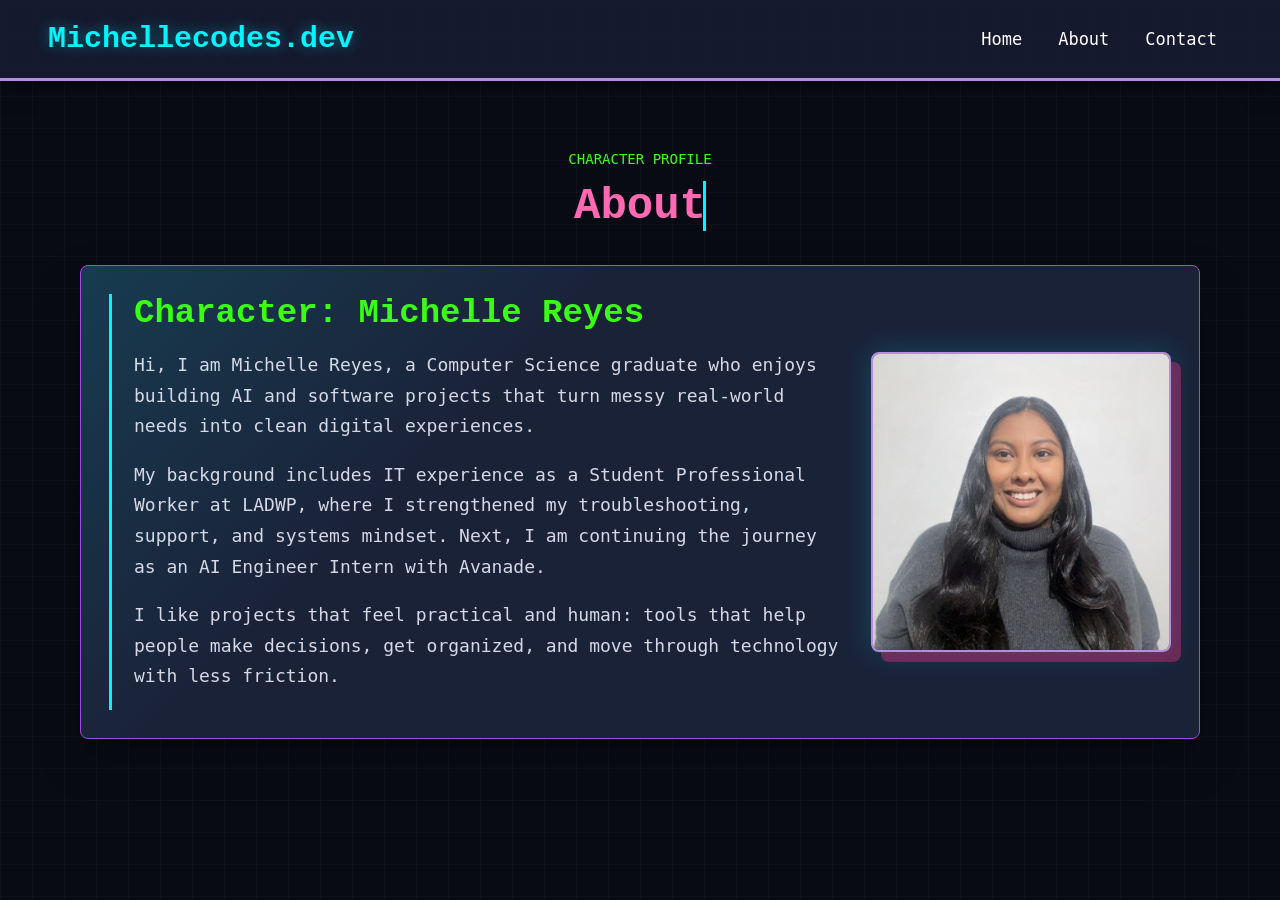
<file: about.html>
<!DOCTYPE html>
<html lang="en">
<head>
    <meta charset="UTF-8">
    <meta name="viewport" content="width=device-width, initial-scale=1.0">
    <title>About</title>
    <link rel="stylesheet" href="/about-style.css?v=7">
</head>
<body>
    <div class="body-container">
        <nav class="navbar">
            <div class="Title">Michellecodes.dev</div>
            <div class="nav-wrapper">
                <button class="hamburger" id="hamburgerBtn" onclick="toggleMenu()" aria-label="Toggle navigation" aria-expanded="false">
                    <span></span>
                    <span></span>
                    <span></span>
                </button>
                <ul class="nav-links" id="myNav">
                    <li><a href="/">Home</a></li>
                    <li><a href="/about">About</a></li>
                    <li><a href="/contact">Contact</a></li>
                </ul>
            </div>
        </nav>

        <main class="about-page">
            <p class="eyebrow">Character profile</p>
            <h1>About</h1>

            <div class="about-container">
                <div class="about-copy">
                    <h2>Character: Michelle Reyes</h2>
                    <p>
                        Hi, I am Michelle Reyes, a Computer Science graduate who enjoys building AI and software
                        projects that turn messy real-world needs into clean digital experiences.
                    </p>
                    <p>
                        My background includes IT experience as a Student Professional Worker at LADWP, where I
                        strengthened my troubleshooting, support, and systems mindset. Next, I am continuing the
                        journey as an AI Engineer Intern with Avanade.
                    </p>
                    <p>
                        I like projects that feel practical and human: tools that help people make decisions, get
                        organized, and move through technology with less friction.
                    </p>
                </div>
                <img src="/Michelle_personalphoto.png" alt="Michelle Reyes" width="300" height="300">
            </div>
        </main>
    </div>

    <script>
        function toggleMenu(){
            const nav = document.getElementById("myNav");
            const btn = document.getElementById("hamburgerBtn");
            const isOpen = nav.classList.toggle("open");
            btn.classList.toggle("active", isOpen);
            btn.setAttribute("aria-expanded", isOpen);
        }
    </script>
</body>
</html>
</file>
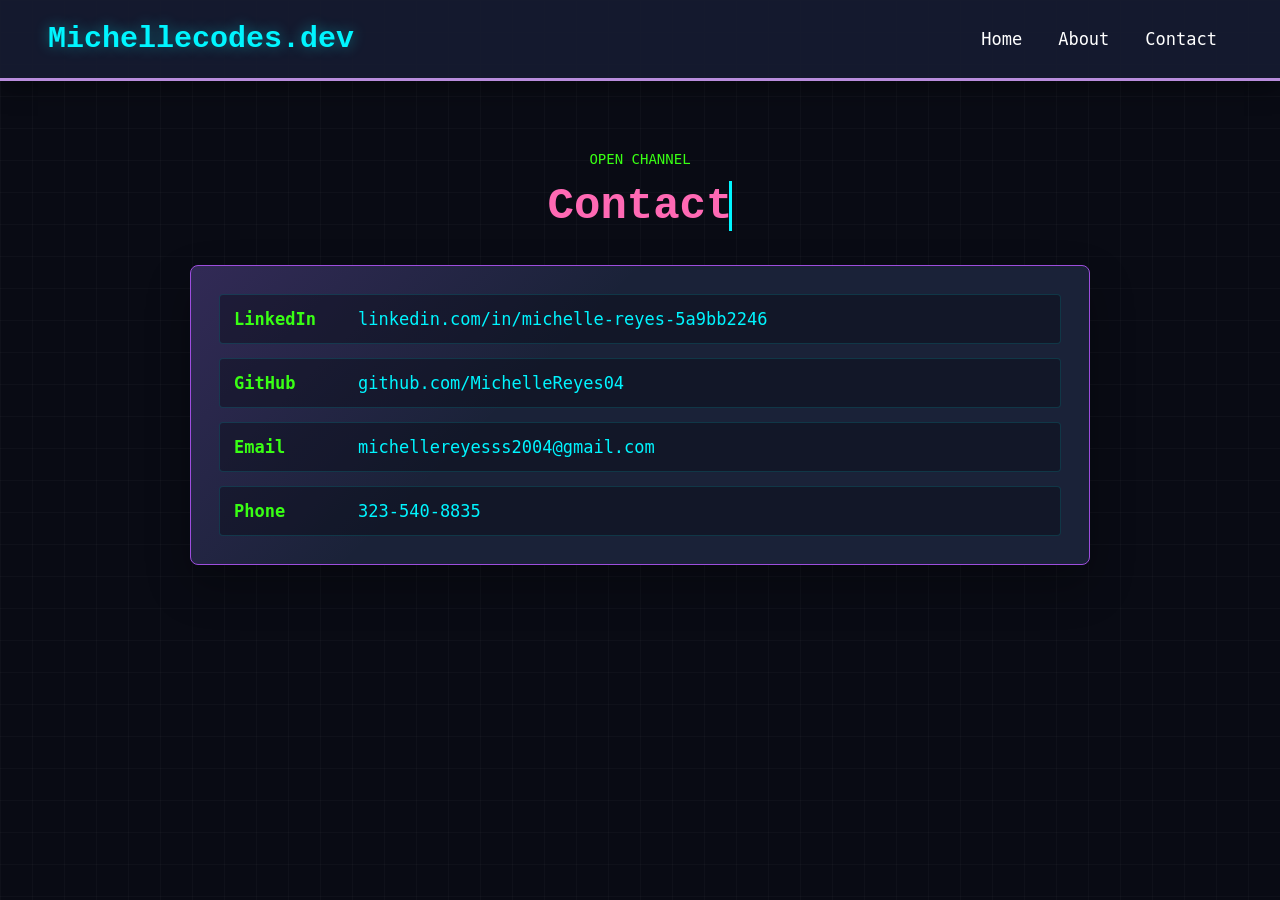
<file: contact.html>
<!DOCTYPE html>
<html lang="en">
<head>
    <meta charset="UTF-8">
    <meta name="viewport" content="width=device-width, initial-scale=1.0">
    <title>Contact</title>
    <link rel="stylesheet" href="/contact-style.css?v=7">
</head>
<body>
    <div class="body-container">
        <nav class="navbar">
            <div class="Title">Michellecodes.dev</div>
            <div class="nav-wrapper">
                <button class="hamburger" id="hamburgerBtn" onclick="toggleMenu()" aria-label="Toggle navigation" aria-expanded="false">
                    <span></span>
                    <span></span>
                    <span></span>
                </button>
                <ul class="nav-links" id="myNav">
                    <li><a href="/">Home</a></li>
                    <li><a href="/about">About</a></li>
                    <li><a href="/contact">Contact</a></li>
                </ul>
            </div>
        </nav>

        <main class="contact-page">
            <p class="eyebrow">Open channel</p>
            <h1>Contact</h1>

            <div class="contact-container">
                <p><span>LinkedIn</span><a href="https://www.linkedin.com/in/michelle-reyes-5a9bb2246">linkedin.com/in/michelle-reyes-5a9bb2246</a></p>
                <p><span>GitHub</span><a href="https://github.com/MichelleReyes04">github.com/MichelleReyes04</a></p>
                <p><span>Email</span><a href="mailto:michellereyesss2004@gmail.com">michellereyesss2004@gmail.com</a></p>
                <p><span>Phone</span><a href="tel:3235408835">323-540-8835</a></p>
            </div>
        </main>
    </div>

    <script>
        function toggleMenu(){
            const nav = document.getElementById("myNav");
            const btn = document.getElementById("hamburgerBtn");
            const isOpen = nav.classList.toggle("open");
            btn.classList.toggle("active", isOpen);
            btn.setAttribute("aria-expanded", isOpen);
        }
    </script>
</body>
</html>
</file>
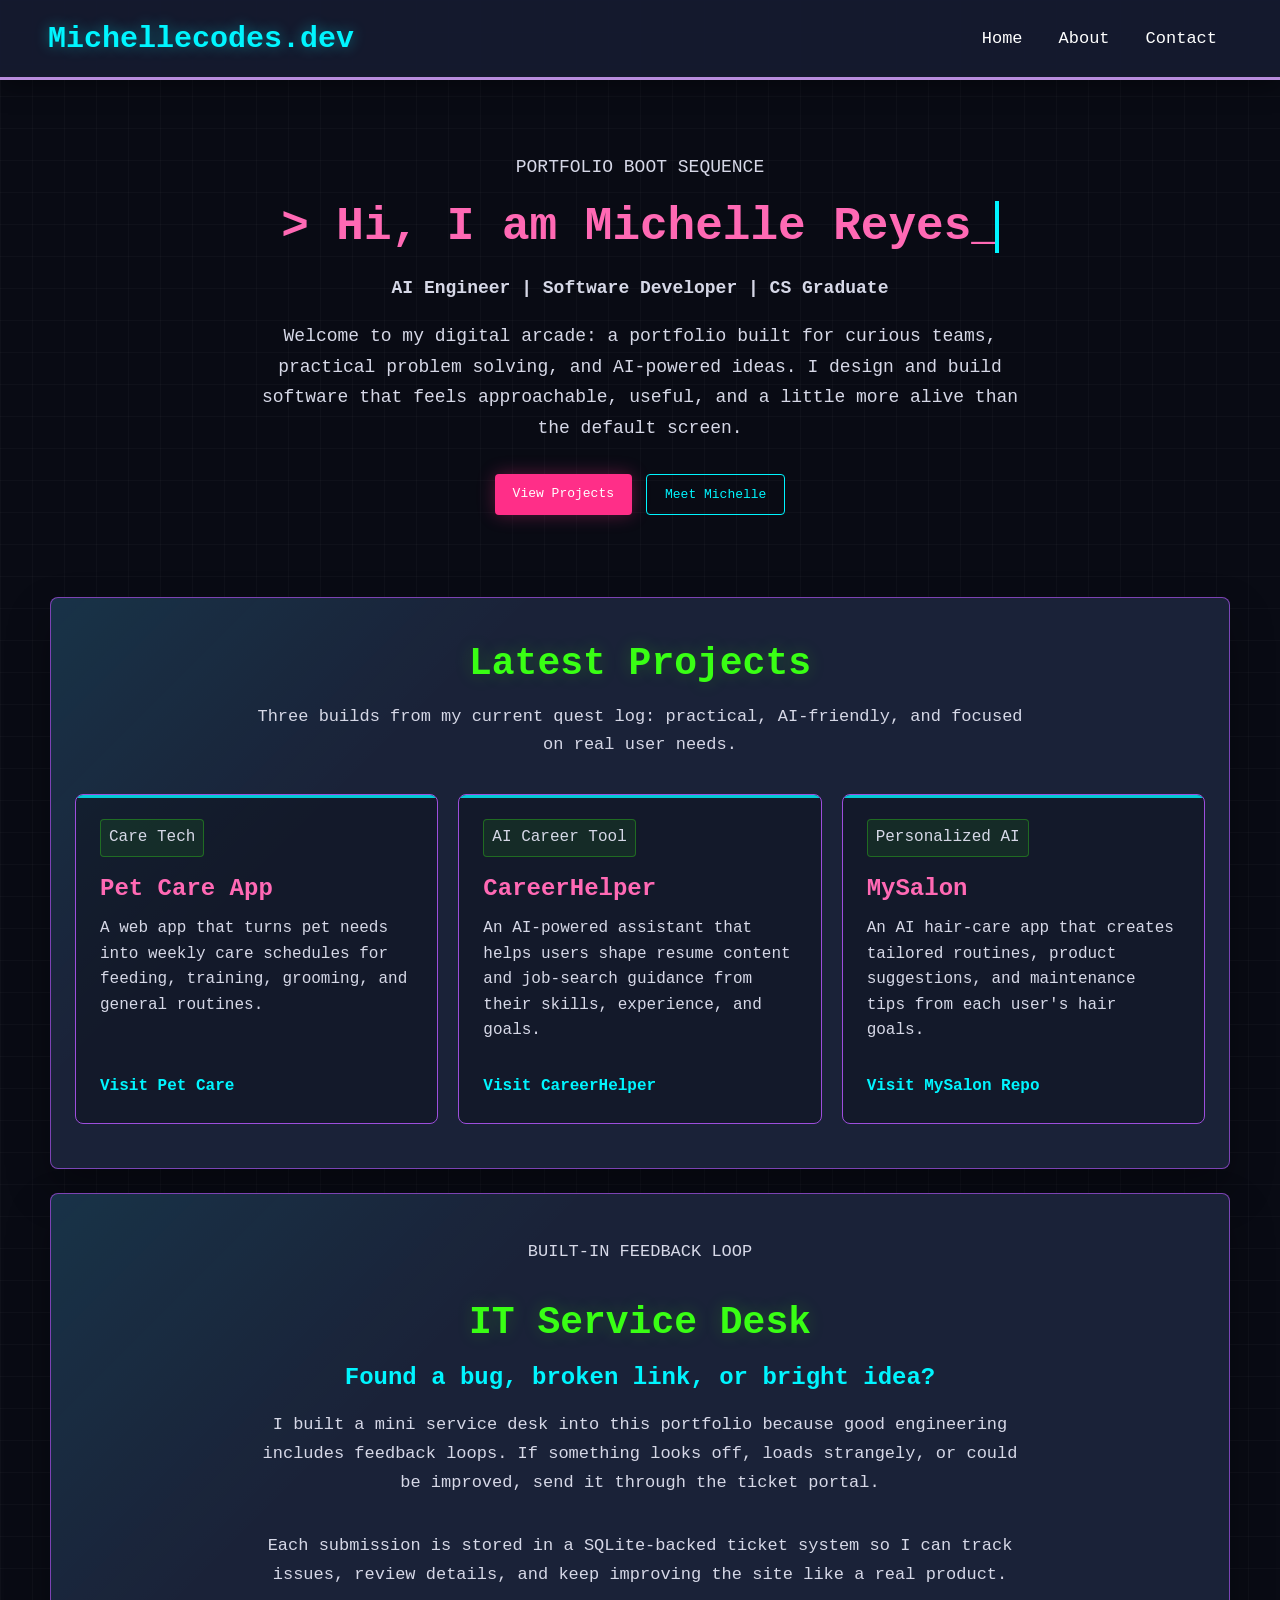
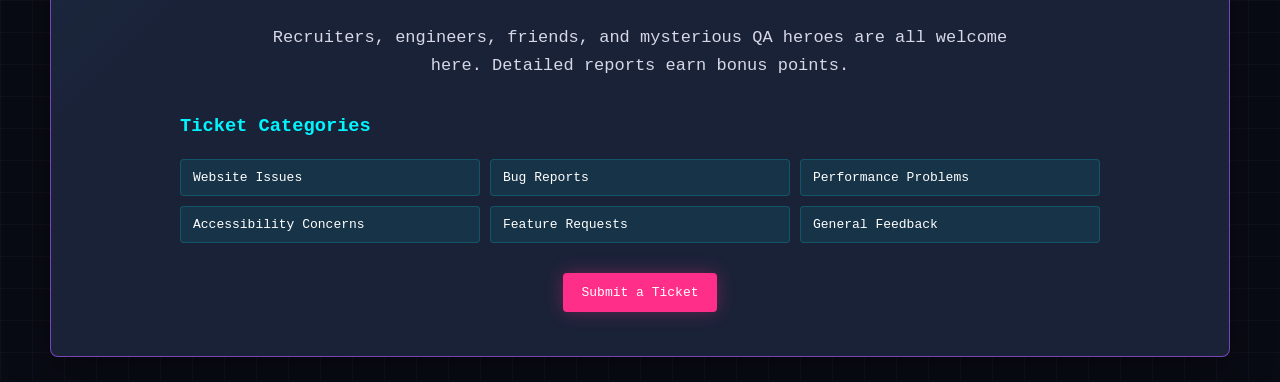
<file: home.html>
<!DOCTYPE html>
<html lang="en">
<head>
    <meta charset="UTF-8">
    <meta name="viewport" content="width=device-width, initial-scale=1.0">
    <link rel="stylesheet" href="/home-style.css?v=7">
    <link rel="stylesheet" href="https://cdnjs.cloudflare.com/ajax/libs/font-awesome/4.7.0/css/font-awesome.min.css">
    <title>Home</title>
</head>
<body>
    <div class="body-container">
        <nav class="navbar">
            <div class="Title">Michellecodes.dev</div>
            <div class="nav-wrapper">
                <button class="hamburger" id="hamburgerBtn" onclick="toggleMenu()" aria-label="Toggle navigation" aria-expanded="false">
                    <span></span>
                    <span></span>
                    <span></span>
                </button>
                <ul class="nav-links" id="myNav">
                    <li><a href="/">Home</a></li>
                    <li><a href="/about">About</a></li>
                    <li><a href="/contact">Contact</a></li>
                </ul>
            </div>
        </nav>

        <main class="main-intro">
            <p class="eyebrow">Portfolio boot sequence</p>
            <h1>&gt; Hi, I am Michelle Reyes_</h1>
            <p class="typing-text">AI Engineer | Software Developer | CS Graduate</p>
            <p>
                Welcome to my digital arcade: a portfolio built for curious teams, practical problem solving,
                and AI-powered ideas. I design and build software that feels approachable, useful, and a little
                more alive than the default screen.
            </p>
            <div class="hero-actions">
                <a href="#projects" class="primary-action">View Projects</a>
                <a href="/about" class="secondary-action">Meet Michelle</a>
            </div>
        </main>

        <section class="projects-section" id="projects">
            <div class="projTitle"><h2>Latest Projects</h2></div>
            <p>Three builds from my current quest log: practical, AI-friendly, and focused on real user needs.</p>
            <div class="projects-row">

                <div class="projects-column">
                    <div class="project-card">
                        <p class="card-tag">Care Tech</p>
                        <h2>Pet Care App</h2>
                        <p>A web app that turns pet needs into weekly care schedules for feeding, training, grooming, and general routines.</p>
                        <p><a href="https://petcareapp-a070.onrender.com/">Visit Pet Care</a></p>
                    </div>
                </div>

                <div class="projects-column">
                    <div class="project-card">
                        <p class="card-tag">AI Career Tool</p>
                        <h2>CareerHelper</h2>
                        <p>An AI-powered assistant that helps users shape resume content and job-search guidance from their skills, experience, and goals.</p>
                        <p><a href="https://careerhelper-sooty.vercel.app/">Visit CareerHelper</a></p>
                    </div>
                </div>

                <div class="projects-column">
                    <div class="project-card">
                        <p class="card-tag">Personalized AI</p>
                        <h2>MySalon</h2>
                        <p>An AI hair-care app that creates tailored routines, product suggestions, and maintenance tips from each user's hair goals.</p>
                        <p><a href="https://github.com/MichelleReyes04/MySalon">Visit MySalon Repo</a></p>
                    </div>
                </div>
            </div>
        </section>

        <section class="IT-services-container">
            <div class="IT-services-content">
                <p class="eyebrow">Built-in feedback loop</p>
                <h1>IT Service Desk</h1>
                <h2>Found a bug, broken link, or bright idea?</h2>

                <p>
                    I built a mini service desk into this portfolio because good engineering includes feedback loops.
                    If something looks off, loads strangely, or could be improved, send it through the ticket portal.
                </p>

                <p>
                    Each submission is stored in a SQLite-backed ticket system so I can track issues, review details,
                    and keep improving the site like a real product.
                </p>

                <p>
                    Recruiters, engineers, friends, and mysterious QA heroes are all welcome here. Detailed reports
                    earn bonus points.
                </p>

                <h3>Ticket Categories</h3>

                <ul>
                    <li>Website Issues</li>
                    <li>Bug Reports</li>
                    <li>Performance Problems</li>
                    <li>Accessibility Concerns</li>
                    <li>Feature Requests</li>
                    <li>General Feedback</li>
                </ul>

                <div class="wrapper">
                    <a href="/submit-ticket" class="submit-ticket-button">
                        Submit a Ticket
                    </a>
                </div>
            </div>
        </section>
    </div>
    <script>
        function toggleMenu(){
            const nav = document.getElementById("myNav");
            const btn = document.getElementById("hamburgerBtn");
            const isOpen = nav.classList.toggle("open");
            btn.classList.toggle("active", isOpen);
            btn.setAttribute("aria-expanded", isOpen);
        }
    </script>
</body>
</html>
</file>
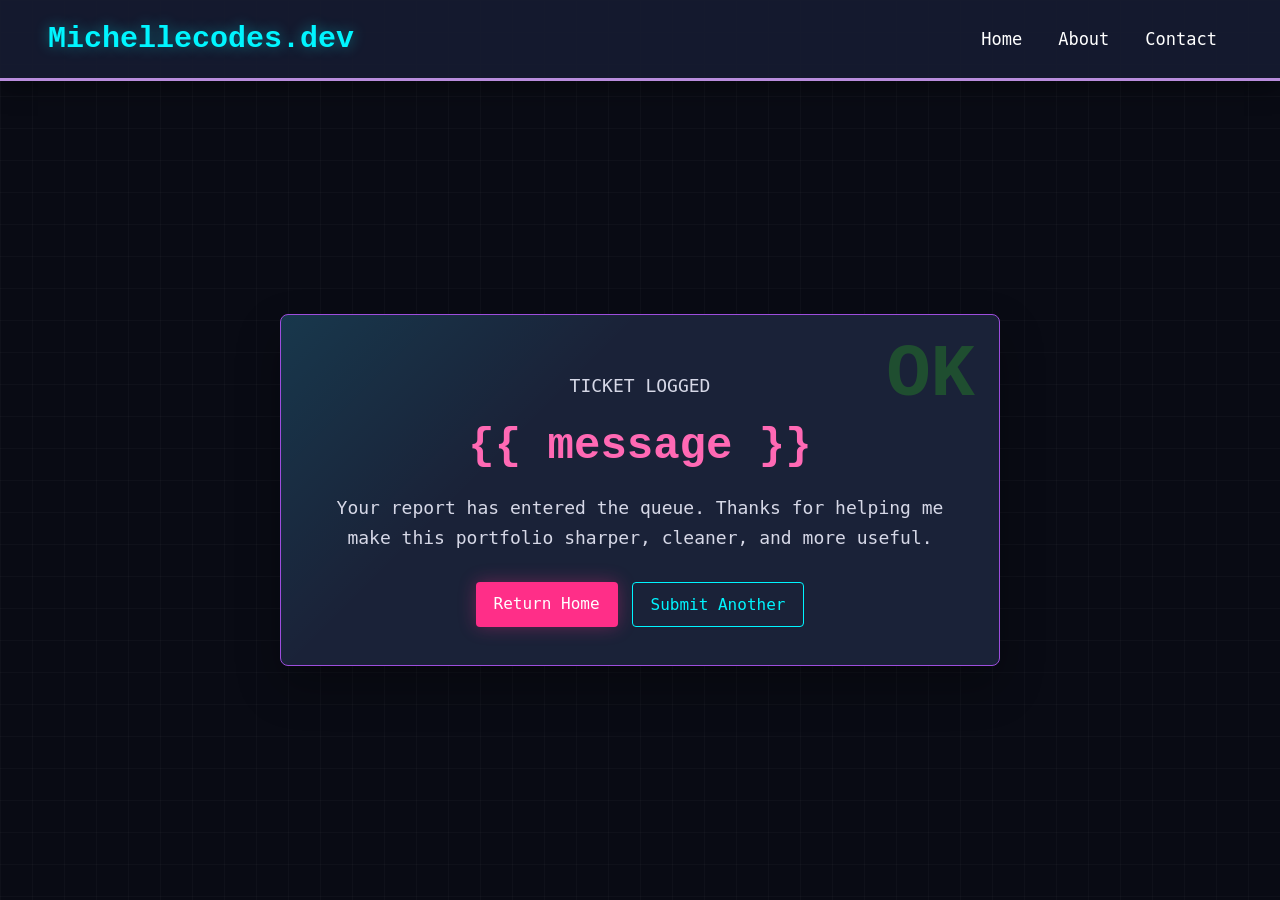
<file: submit-correct.html>
<!DOCTYPE html>
<html lang="en">
<head>
    <meta charset="UTF-8">
    <meta name="viewport" content="width=device-width, initial-scale=1.0">
    <title>Ticket Submitted</title>
    <link rel="stylesheet" href="/submit-ticket-style.css?v=7">
</head>
<body>
    <div class="body-container">
        <nav class="navbar">
            <div class="Title">Michellecodes.dev</div>
            <div class="nav-wrapper">
                <ul class="nav-links">
                    <li><a href="/">Home</a></li>
                    <li><a href="/about">About</a></li>
                    <li><a href="/contact">Contact</a></li>
                </ul>
            </div>
        </nav>

        <main class="success-page">
            <section class="success-card">
                <p class="eyebrow">Ticket logged</p>
                <h1>{{ message }}</h1>
                <p>
                    Your report has entered the queue. Thanks for helping me make this portfolio sharper,
                    cleaner, and more useful.
                </p>
                <div class="success-actions">
                    <a href="/" class="primary-action">Return Home</a>
                    <a href="/submit-ticket" class="secondary-action">Submit Another</a>
                </div>
            </section>
        </main>
    </div>
</body>
</html>
</file>
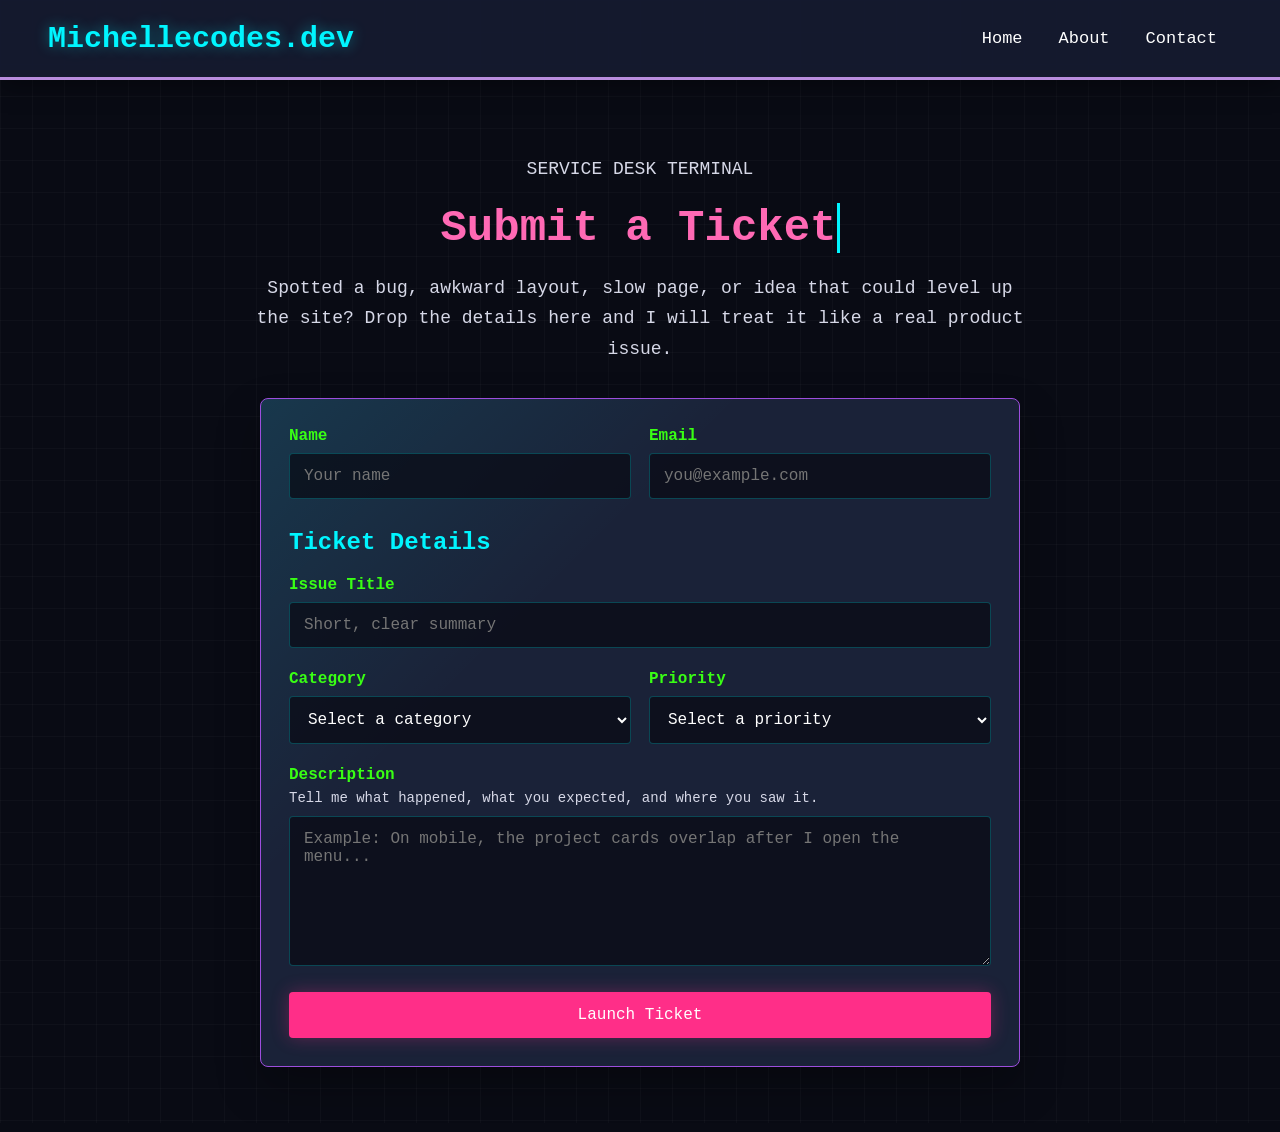
<file: submit-ticket.html>
<!DOCTYPE html>
<html lang="en">
<head>
    <meta charset="UTF-8">
    <meta name="viewport" content="width=device-width, initial-scale=1.0">
    <title>Submit Ticket</title>
    <link rel="stylesheet" href="/submit-ticket-style.css?v=7">
</head>
<body>
    <div class="body-container">
        <nav class="navbar">
            <div class="Title">Michellecodes.dev</div>
            <div class="nav-wrapper">
                <button class="hamburger" id="hamburgerBtn" onclick="toggleMenu()" aria-label="Toggle navigation" aria-expanded="false">
                    <span></span>
                    <span></span>
                    <span></span>
                </button>
                <ul class="nav-links" id="myNav">
                    <li><a href="/">Home</a></li>
                    <li><a href="/about">About</a></li>
                    <li><a href="/contact">Contact</a></li>
                </ul>
            </div>
        </nav>

        <main class="ticket-page">
            <section class="ticket-intro">
                <p class="eyebrow">Service desk terminal</p>
                <h1>Submit a Ticket</h1>
                <p>
                    Spotted a bug, awkward layout, slow page, or idea that could level up the site?
                    Drop the details here and I will treat it like a real product issue.
                </p>
            </section>

            <section class="ticket-shell">
                <form class="ticket-form" action="/submit-ticket" method="post">
                    <div class="form-grid">
                        <div class="field">
                            <label for="name">Name</label>
                            <input type="text" id="name" name="name" placeholder="Your name" required>
                        </div>

                        <div class="field">
                            <label for="email">Email</label>
                            <input type="email" id="email" name="email" placeholder="you@example.com" required>
                        </div>
                    </div>

                    <h2>Ticket Details</h2>

                    <div class="field">
                        <label for="issue">Issue Title</label>
                        <input type="text" id="issue" name="issue" placeholder="Short, clear summary" required>
                    </div>

                    <div class="form-grid">
                        <div class="field">
                            <label for="category">Category</label>
                            <select id="category" name="category" required>
                                <option value="">Select a category</option>
                                <option value="website-issues">Website Issue</option>
                                <option value="bug-reports">Bug Report</option>
                                <option value="perf-problems">Performance Problem</option>
                                <option value="access-concerns">Accessibility Concern</option>
                                <option value="feature-requests">Feature Request</option>
                                <option value="general-feedback">General Feedback</option>
                            </select>
                        </div>

                        <div class="field">
                            <label for="priority">Priority</label>
                            <select id="priority" name="priority" required>
                                <option value="">Select a priority</option>
                                <option value="low">Low</option>
                                <option value="medium">Medium</option>
                                <option value="high">High</option>
                            </select>
                        </div>
                    </div>

                    <div class="field">
                        <label for="description">Description</label>
                        <p class="field-help">Tell me what happened, what you expected, and where you saw it.</p>
                        <textarea id="description" name="description" rows="6" placeholder="Example: On mobile, the project cards overlap after I open the menu..." required></textarea>
                    </div>

                    <button type="submit">Launch Ticket</button>
                </form>
            </section>
        </main>
    </div>

    <script>
        function toggleMenu(){
            const nav = document.getElementById("myNav");
            const btn = document.getElementById("hamburgerBtn");
            const isOpen = nav.classList.toggle("open");
            btn.classList.toggle("active", isOpen);
            btn.setAttribute("aria-expanded", isOpen);
        }
    </script>
</body>
</html>
</file>
<file: about-style.css>
@import url("/home-style.css?v=7");

.about-page {
    width: min(1120px, calc(100% - 40px));
    margin: 0 auto;
    padding: 56px 0;
}

.about-page > .eyebrow {
    text-align: center;
}

.about-page h1 {
    width: 5ch;
    margin: 0 auto 34px;
    overflow: hidden;
    border-right: 3px solid var(--cyan);
    color: var(--hotpink);
    font-family: 'Courier New', Courier, monospace;
    font-size: clamp(32px, 5vw, 44px);
    white-space: nowrap;
    animation: aboutTyping 1s steps(5, end), blinkCursor 0.8s step-end infinite;
}

@keyframes aboutTyping {
    from {
        width: 0;
    }
}

.about-container {
    display: grid;
    grid-template-columns: minmax(0, 1.25fr) 300px;
    gap: 28px;
    align-items: center;
    padding: 28px;
    background:
        linear-gradient(135deg, rgba(0, 245, 255, 0.12), transparent 34%),
        var(--panel-bg-2);
    border: 1px solid var(--purple);
    border-radius: 8px;
    box-shadow: 0 20px 44px rgba(0, 0, 0, 0.28);
}

.about-copy {
    border-left: 3px solid var(--cyan);
    padding-left: 22px;
}

.about-copy h2 {
    margin: 0 0 18px;
    color: var(--green);
    font-family: 'Courier New', Courier, monospace;
    font-size: clamp(24px, 3vw, 34px);
}

.about-copy p {
    color: var(--muted);
    font-family: monospace;
    font-size: 18px;
    line-height: 1.7;
}

.about-container img {
    width: 300px;
    height: 300px;
    object-fit: cover;
    border: 2px solid var(--soft-purple);
    border-radius: 8px;
    box-shadow: 10px 10px 0 rgba(255, 46, 136, 0.35), 0 0 28px rgba(0, 245, 255, 0.2);
}

@media screen and (max-width: 760px) {
    .about-container {
        grid-template-columns: 1fr;
    }

    .about-container img {
        width: 100%;
        max-width: 320px;
        height: auto;
        justify-self: center;
    }
}
</file>
<file: contact-style.css>
@import url("/home-style.css?v=7");

.contact-page {
    width: min(900px, calc(100% - 40px));
    margin: 0 auto;
    padding: 56px 0;
}

.contact-page > .eyebrow {
    text-align: center;
}

.contact-page h1 {
    width: 7ch;
    margin: 0 auto 34px;
    overflow: hidden;
    border-right: 3px solid var(--cyan);
    color: var(--hotpink);
    font-family: 'Courier New', Courier, monospace;
    font-size: clamp(32px, 5vw, 44px);
    white-space: nowrap;
    animation: contactTyping 1.2s steps(7, end), blinkCursor 0.8s step-end infinite;
}

@keyframes contactTyping {
    from {
        width: 0;
    }
}

.contact-container {
    display: grid;
    gap: 14px;
    padding: 28px;
    background:
        linear-gradient(135deg, rgba(157, 78, 221, 0.18), transparent 38%),
        var(--panel-bg-2);
    border: 1px solid var(--purple);
    border-radius: 8px;
    box-shadow: 0 20px 44px rgba(0, 0, 0, 0.28);
}

.contact-container p {
    display: grid;
    grid-template-columns: 110px minmax(0, 1fr);
    gap: 14px;
    align-items: center;
    margin: 0;
    padding: 14px;
    background-color: rgba(9, 11, 20, 0.42);
    border: 1px solid rgba(0, 245, 255, 0.14);
    border-radius: 4px;
    color: var(--muted);
    font-family: monospace;
    font-size: 17px;
}

.contact-container span {
    color: var(--green);
    font-weight: bold;
}

.contact-container a {
    color: var(--cyan);
    overflow-wrap: anywhere;
    text-decoration: none;
}

.contact-container a:hover {
    color: var(--pink);
}

@media screen and (max-width: 600px) {
    .contact-container p {
        grid-template-columns: 1fr;
    }
}
</file>
<file: home-style.css>
* {
    box-sizing: border-box;
}

:root {
    --page-bg: #090B14;
    --panel-bg: #151b2f;
    --panel-bg-2: #1A2238;
    --cyan: #00F5FF;
    --green: #39FF14;
    --pink: #FF2E88;
    --hotpink: hotpink;
    --purple: #9D4EDD;
    --soft-purple: #b98ddd;
    --white: #ffffff;
    --muted: #d6d8e7;
}

html {
    scroll-behavior: smooth;
}

body {
    font-family: Arial, sans-serif;
    margin: 0;
    padding: 0;
    color: var(--white);
    background:
        linear-gradient(rgba(255, 255, 255, 0.025) 1px, transparent 1px),
        linear-gradient(90deg, rgba(255, 255, 255, 0.025) 1px, transparent 1px),
        var(--page-bg);
    background-size: 32px 32px;
}

.navbar {
    display: flex;
    justify-content: space-between;
    align-items: center;
    width: 100%;
    padding: 20px 48px;
    background-color: rgba(21, 27, 47, 0.96);
    border-bottom: 3px solid var(--soft-purple);
    box-shadow: 0 6px 24px rgba(0, 0, 0, 0.4);
    position: sticky;
    top: 0;
    z-index: 100;
}

.navbar .Title {
    font-size: 30px;
    font-weight: bold;
    font-family: 'Courier New', Courier, monospace;
    color: var(--cyan);
    text-shadow: 0 0 14px rgba(0, 245, 255, 0.4);
    white-space: nowrap;
}

.nav-wrapper {
    display: flex;
    align-items: center;
}

.nav-links {
    display: flex;
    align-items: center;
    gap: 6px;
    list-style: none;
    margin: 0;
    padding: 0;
}

.navbar a {
    display: block;
    color: var(--white);
    text-decoration: none;
    padding: 8px 14px;
    font-family: monospace;
    font-size: 17px;
    border: 1px solid transparent;
    border-radius: 4px;
    transition: background 0.2s, color 0.2s, border-color 0.2s, transform 0.2s;
}

.navbar a:hover {
    background-color: rgba(105, 224, 224, 0.15);
    border-color: rgba(0, 245, 255, 0.35);
    color: var(--cyan);
    transform: translateY(-1px);
}

.hamburger {
    display: none;
    flex-direction: column;
    justify-content: center;
    align-items: center;
    gap: 5px;
    width: 40px;
    height: 40px;
    background: transparent;
    border: 1px solid rgba(185, 141, 221, 0.5);
    border-radius: 6px;
    cursor: pointer;
    padding: 6px;
}

.hamburger span {
    display: block;
    width: 22px;
    height: 2px;
    background: var(--white);
    border-radius: 2px;
    transition: transform 0.25s ease, opacity 0.25s ease;
}

.hamburger.active span:nth-child(1) {
    transform: translateY(7px) rotate(45deg);
}

.hamburger.active span:nth-child(2) {
    opacity: 0;
}

.hamburger.active span:nth-child(3) {
    transform: translateY(-7px) rotate(-45deg);
}

.eyebrow {
    color: var(--green);
    font-family: monospace;
    font-size: 14px;
    letter-spacing: 0;
    text-transform: uppercase;
}

.main-intro {
    max-width: 980px;
    margin: 0 auto;
    padding: 72px 20px 58px;
    text-align: center;
}

.main-intro h1 {
    width: 26ch;
    max-width: 100%;
    margin: 0 auto 20px;
    overflow: hidden;
    border-right: 4px solid var(--cyan);
    color: var(--hotpink);
    font-family: 'Courier New', Courier, monospace;
    font-size: clamp(28px, 5vw, 46px);
    white-space: nowrap;
    animation: typing 3s steps(26, end), blinkCursor 0.8s step-end infinite;
}

.typing-text {
    color: var(--cyan);
    font-weight: bold;
}

.main-intro p {
    max-width: 760px;
    margin: 0 auto 18px;
    color: var(--muted);
    font-family: monospace;
    font-size: 18px;
    line-height: 1.7;
}

.hero-actions {
    display: flex;
    justify-content: center;
    gap: 14px;
    flex-wrap: wrap;
    margin-top: 30px;
}

.primary-action,
.secondary-action,
.submit-ticket-button {
    display: inline-block;
    color: var(--white);
    font-family: monospace;
    text-decoration: none;
    border-radius: 4px;
    padding: 12px 18px;
    transition: transform 0.2s, box-shadow 0.2s, background 0.2s;
}

.primary-action,
.submit-ticket-button {
    background-color: var(--pink);
    box-shadow: 0 0 18px rgba(255, 46, 136, 0.32);
}

.secondary-action {
    border: 1px solid var(--cyan);
    color: var(--cyan);
}

.primary-action:hover,
.secondary-action:hover,
.submit-ticket-button:hover {
    transform: translateY(-2px);
}

.secondary-action:hover {
    background-color: rgba(0, 245, 255, 0.12);
}

@keyframes typing {
    from {
        width: 0;
    }
}

@keyframes blinkCursor {
    50% {
        border-color: transparent;
    }
}

.projects-section,
.IT-services-container {
    width: min(1180px, calc(100% - 40px));
    margin: 24px auto;
    padding: 44px 24px;
    background:
        linear-gradient(135deg, rgba(0, 245, 255, 0.08), transparent 28%),
        var(--panel-bg-2);
    border: 1px solid rgba(157, 78, 221, 0.75);
    border-radius: 8px;
    box-shadow: 0 20px 44px rgba(0, 0, 0, 0.28);
}

.projTitle h2,
.IT-services-content h1 {
    width: fit-content;
    margin: 0 auto 18px;
    color: var(--green);
    font-family: 'Courier New', Courier, monospace;
    font-size: clamp(28px, 4vw, 38px);
    text-align: center;
    text-shadow: 0 0 18px rgba(57, 255, 20, 0.22);
}

.projects-section > p,
.IT-services-content > p {
    max-width: 780px;
    margin: 0 auto 34px;
    color: var(--muted);
    font-family: monospace;
    font-size: 17px;
    line-height: 1.7;
    text-align: center;
}

.projects-row {
    display: grid;
    grid-template-columns: repeat(3, minmax(0, 1fr));
    gap: 20px;
}

.projects-column {
    display: flex;
    min-width: 0;
}

.project-card {
    position: relative;
    display: flex;
    flex-direction: column;
    width: 100%;
    min-height: 330px;
    padding: 24px;
    overflow: hidden;
    background-color: rgba(9, 11, 20, 0.38);
    border: 1px solid var(--purple);
    border-radius: 8px;
    text-align: left;
    transition: transform 0.25s ease, box-shadow 0.25s ease, border-color 0.25s ease;
}

.project-card::before {
    content: "";
    position: absolute;
    inset: 0;
    border-top: 3px solid var(--cyan);
    opacity: 0.8;
    pointer-events: none;
}

.project-card:hover {
    transform: translateY(-6px);
    border-color: var(--cyan);
    box-shadow: 0 18px 34px rgba(0, 245, 255, 0.12);
}

.card-tag {
    width: fit-content;
    margin: 0 0 18px;
    padding: 5px 8px;
    color: var(--green);
    background: rgba(57, 255, 20, 0.08);
    border: 1px solid rgba(57, 255, 20, 0.3);
    border-radius: 4px;
    font-family: monospace;
    font-size: 13px;
}

.project-card h2 {
    margin: 0 0 14px;
    color: var(--hotpink);
    font-family: 'Courier New', Courier, monospace;
}

.project-card p {
    color: var(--muted);
    font-family: monospace;
    font-size: 16px;
    line-height: 1.6;
    margin: 0 0 18px;
}

.project-card p:last-child {
    margin-top: auto;
    margin-bottom: 0;
}

.project-card a {
    color: var(--cyan);
    text-decoration: none;
    font-weight: bold;
}

.project-card a:hover {
    color: var(--green);
}

.IT-services-content {
    max-width: 920px;
    margin: 0 auto;
}

.IT-services-content h2,
.IT-services-content h3 {
    color: var(--cyan);
    font-family: 'Courier New', Courier, monospace;
}

.IT-services-content h2 {
    text-align: center;
}

.IT-services-content ul {
    display: grid;
    grid-template-columns: repeat(3, minmax(0, 1fr));
    gap: 10px;
    padding: 0;
    margin: 22px 0 30px;
    list-style: none;
}

.IT-services-content li {
    padding: 10px 12px;
    color: var(--white);
    font-family: monospace;
    background-color: rgba(0, 245, 255, 0.08);
    border: 1px solid rgba(0, 245, 255, 0.18);
    border-radius: 4px;
}

.wrapper {
    text-align: center;
}

@media screen and (max-width: 850px) {
    .projects-row,
    .IT-services-content ul {
        grid-template-columns: 1fr;
    }
}

@media screen and (max-width: 600px) {
    .navbar {
        flex-wrap: wrap;
        padding: 16px 20px;
        align-items: flex-start;
    }

    .navbar .Title {
        font-size: 18px;
        padding-top: 8px;
    }

    .nav-wrapper {
        flex-direction: column;
        align-items: flex-end;
    }

    .hamburger {
        display: flex;
    }

    .nav-links {
        display: none;
        flex-direction: column;
        align-items: stretch;
        gap: 0;
        width: min(300px, calc(100vw - 40px));
        margin-top: 8px;
        overflow: hidden;
        background-color: #1e2742;
        border: 1px solid var(--soft-purple);
        border-radius: 8px;
        box-shadow: 0 8px 24px rgba(0, 0, 0, 0.5);
    }

    .nav-links.open {
        display: flex;
    }

    .navbar a {
        border-radius: 0;
        font-size: 16px;
        padding: 12px 16px;
        text-align: left;
    }

    .main-intro {
        padding-top: 46px;
    }

    .main-intro h1 {
        font-size: 23px;
    }

    .projects-section,
    .IT-services-container {
        width: calc(100% - 24px);
        padding: 32px 16px;
    }
}
</file>
<file: submit-ticket-style.css>
@import url("/home-style.css?v=7");

.ticket-page,
.success-page {
    width: min(1080px, calc(100% - 40px));
    margin: 0 auto;
    padding: 56px 0;
}

.ticket-intro {
    max-width: 780px;
    margin: 0 auto 34px;
    text-align: center;
}

.ticket-intro h1 {
    width: fit-content;
    margin: 0 auto 20px;
    overflow: hidden;
    border-right: 3px solid var(--cyan);
    color: var(--hotpink);
    font-family: 'Courier New', Courier, monospace;
    font-size: clamp(30px, 5vw, 44px);
    white-space: nowrap;
    animation: ticketTyping 1.8s steps(16, end), blinkCursor 0.8s step-end infinite;
}

.success-card h1 {
    margin: 0 auto 20px;
    color: var(--hotpink);
    font-family: 'Courier New', Courier, monospace;
    font-size: clamp(30px, 5vw, 44px);
    line-height: 1.2;
}

@keyframes ticketTyping {
    from {
        width: 0;
    }
}

.ticket-intro p,
.success-card p {
    color: var(--muted);
    font-family: monospace;
    font-size: 18px;
    line-height: 1.7;
}

.ticket-shell {
    display: flex;
    justify-content: center;
    align-items: flex-start;
}

.ticket-console,
.ticket-form,
.success-card {
    background:
        linear-gradient(135deg, rgba(0, 245, 255, 0.1), transparent 34%),
        var(--panel-bg-2);
    border: 1px solid var(--purple);
    border-radius: 8px;
    box-shadow: 0 20px 44px rgba(0, 0, 0, 0.28);
}

.ticket-console {
    display: none;
}

.ticket-console p {
    display: grid;
    gap: 6px;
    margin: 0 0 16px;
    padding-bottom: 16px;
    color: var(--muted);
    border-bottom: 1px solid rgba(0, 245, 255, 0.14);
    font-family: monospace;
}

.ticket-console p:last-child {
    margin-bottom: 0;
    padding-bottom: 0;
    border-bottom: none;
}

.ticket-console span,
.field label {
    color: var(--green);
    font-family: monospace;
    font-weight: bold;
}

.ticket-form {
    width: min(760px, 100%);
    padding: 28px;
}

.form-grid {
    display: grid;
    grid-template-columns: repeat(2, minmax(0, 1fr));
    gap: 18px;
}

.field {
    margin-bottom: 22px;
}

.field label {
    display: block;
    margin-bottom: 8px;
    font-size: 16px;
}

.field-help {
    margin: -2px 0 10px;
    color: var(--muted);
    font-family: monospace;
    font-size: 14px;
}

input,
select,
textarea {
    width: 100%;
    padding: 13px 14px;
    color: var(--white);
    background-color: rgba(9, 11, 20, 0.72);
    border: 1px solid rgba(0, 245, 255, 0.24);
    border-radius: 4px;
    font-family: monospace;
    font-size: 16px;
    outline: none;
    transition: border-color 0.2s, box-shadow 0.2s, background 0.2s;
}

textarea {
    min-height: 150px;
    resize: vertical;
}

input:focus,
select:focus,
textarea:focus {
    background-color: rgba(9, 11, 20, 0.9);
    border-color: var(--cyan);
    box-shadow: 0 0 0 3px rgba(0, 245, 255, 0.12);
}

select option {
    color: #090B14;
}

.ticket-form h2 {
    margin: 8px 0 20px;
    color: var(--cyan);
    font-family: 'Courier New', Courier, monospace;
}

button,
.primary-action,
.secondary-action {
    display: inline-block;
    border-radius: 4px;
    font-family: monospace;
    font-size: 16px;
    text-decoration: none;
    cursor: pointer;
    transition: transform 0.2s, box-shadow 0.2s, background 0.2s;
}

button {
    width: 100%;
    padding: 14px 18px;
    color: var(--white);
    background-color: var(--pink);
    border: none;
    box-shadow: 0 0 18px rgba(255, 46, 136, 0.3);
}

button:hover,
.primary-action:hover,
.secondary-action:hover {
    transform: translateY(-2px);
}

.success-page {
    display: grid;
    min-height: calc(100vh - 82px);
    place-items: center;
}

.success-card {
    position: relative;
    width: min(720px, 100%);
    padding: 38px;
    overflow: hidden;
    text-align: center;
}

.success-card::before {
    content: "OK";
    position: absolute;
    top: 18px;
    right: 24px;
    color: rgba(57, 255, 20, 0.2);
    font-family: 'Courier New', Courier, monospace;
    font-size: 74px;
    font-weight: bold;
}

.success-actions {
    display: flex;
    justify-content: center;
    gap: 14px;
    flex-wrap: wrap;
    margin-top: 28px;
}

@media screen and (max-width: 760px) {
    .ticket-shell,
    .form-grid {
        grid-template-columns: 1fr;
    }

    .ticket-console {
        position: static;
    }
}

@media screen and (max-width: 600px) {
    .ticket-page,
    .success-page {
        width: calc(100% - 24px);
        padding: 36px 0;
    }

    .ticket-form,
    .ticket-console,
    .success-card {
        padding: 20px;
    }

    .ticket-intro h1,
    .success-card h1 {
        max-width: 100%;
        font-size: 28px;
    }
}
</file>
